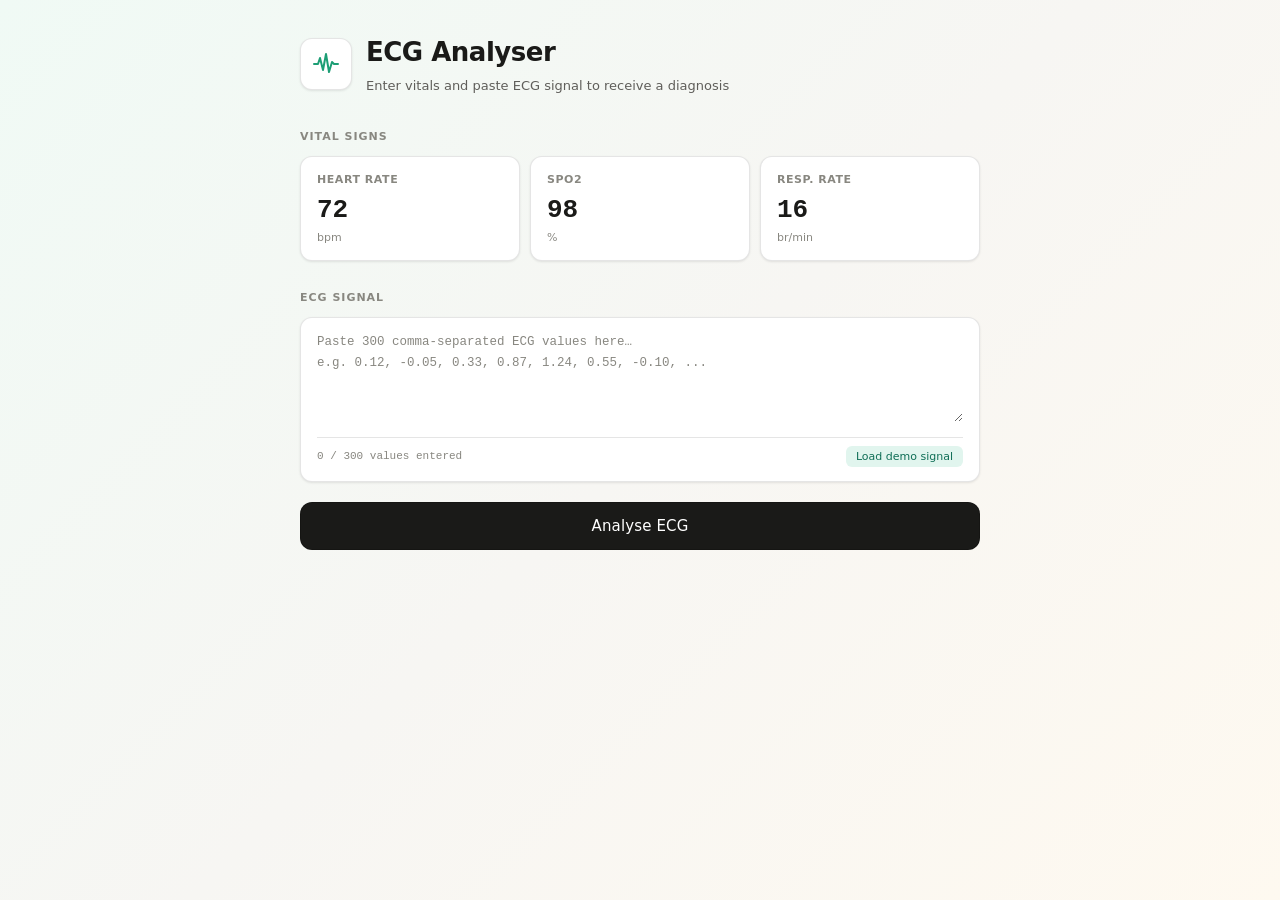
<file: ecg-analyser/ecg-analyser/index.html>
<!DOCTYPE html>
<html lang="en">
<head>
  <meta charset="UTF-8" />
  <meta name="viewport" content="width=device-width, initial-scale=1.0" />
  <title>ECG Analyser</title>
  <link rel="stylesheet" href="css/style.css" />
</head>
<body>

  <div class="page-bg">
    <div class="container">

      <!-- Header -->
      <header class="header">
        <div class="header-icon">
          <svg width="28" height="28" viewBox="0 0 28 28" fill="none">
            <path d="M2 14 L6 14 L8 8 L11 20 L14 4 L17 22 L20 12 L22 14 L26 14"
              stroke="#1D9E75" stroke-width="2" stroke-linecap="round" stroke-linejoin="round" fill="none"/>
          </svg>
        </div>
        <div>
          <h1 class="header-title">ECG Analyser</h1>
          <p class="header-sub">Enter vitals and paste ECG signal to receive a diagnosis</p>
        </div>
      </header>

      <!-- Vitals Section -->
      <section>
        <p class="section-label">Vital Signs</p>
        <div class="vitals-grid">
          <div class="vital-card">
            <label for="hr">Heart Rate</label>
            <input type="number" id="hr" value="72" min="20" max="250" />
            <span class="unit">bpm</span>
          </div>
          <div class="vital-card">
            <label for="spo2">SpO2</label>
            <input type="number" id="spo2" value="98" min="50" max="100" />
            <span class="unit">%</span>
          </div>
          <div class="vital-card">
            <label for="rr">Resp. Rate</label>
            <input type="number" id="rr" value="16" min="4" max="60" />
            <span class="unit">br/min</span>
          </div>
        </div>
      </section>

      <!-- ECG Signal Section -->
      <section>
        <p class="section-label">ECG Signal</p>
        <div class="signal-card">
          <textarea
            id="ecg-signal"
            placeholder="Paste 300 comma-separated ECG values here…&#10;e.g. 0.12, -0.05, 0.33, 0.87, 1.24, 0.55, -0.10, ..."
          ></textarea>
          <div class="signal-footer">
            <span class="signal-meta" id="signal-meta">0 / 300 values entered</span>
            <button class="demo-btn" id="demo-btn">Load demo signal</button>
          </div>
          <p class="error-msg" id="signal-error">Please enter at least 10 numeric ECG values.</p>
        </div>
      </section>

      <!-- Analyse Button -->
      <button class="analyze-btn" id="analyze-btn">
        <span id="btn-text">Analyse ECG</span>
        <span id="btn-loader" class="btn-loader hidden">Analysing…</span>
      </button>

      <!-- Result Card -->
      <div class="result-card hidden" id="result-card">
        <svg class="waveform" id="waveform-svg" viewBox="0 0 600 60" preserveAspectRatio="none"></svg>
        <hr class="divider" />
        <div class="result-header">
          <span class="result-badge" id="result-badge"></span>
          <p class="result-status" id="result-status"></p>
        </div>
        <p class="result-sub" id="result-sub"></p>
        <div class="result-details" id="result-details"></div>
      </div>

    </div>
  </div>

  <script src="js/ecg.js"></script>
</body>
</html>
</file>
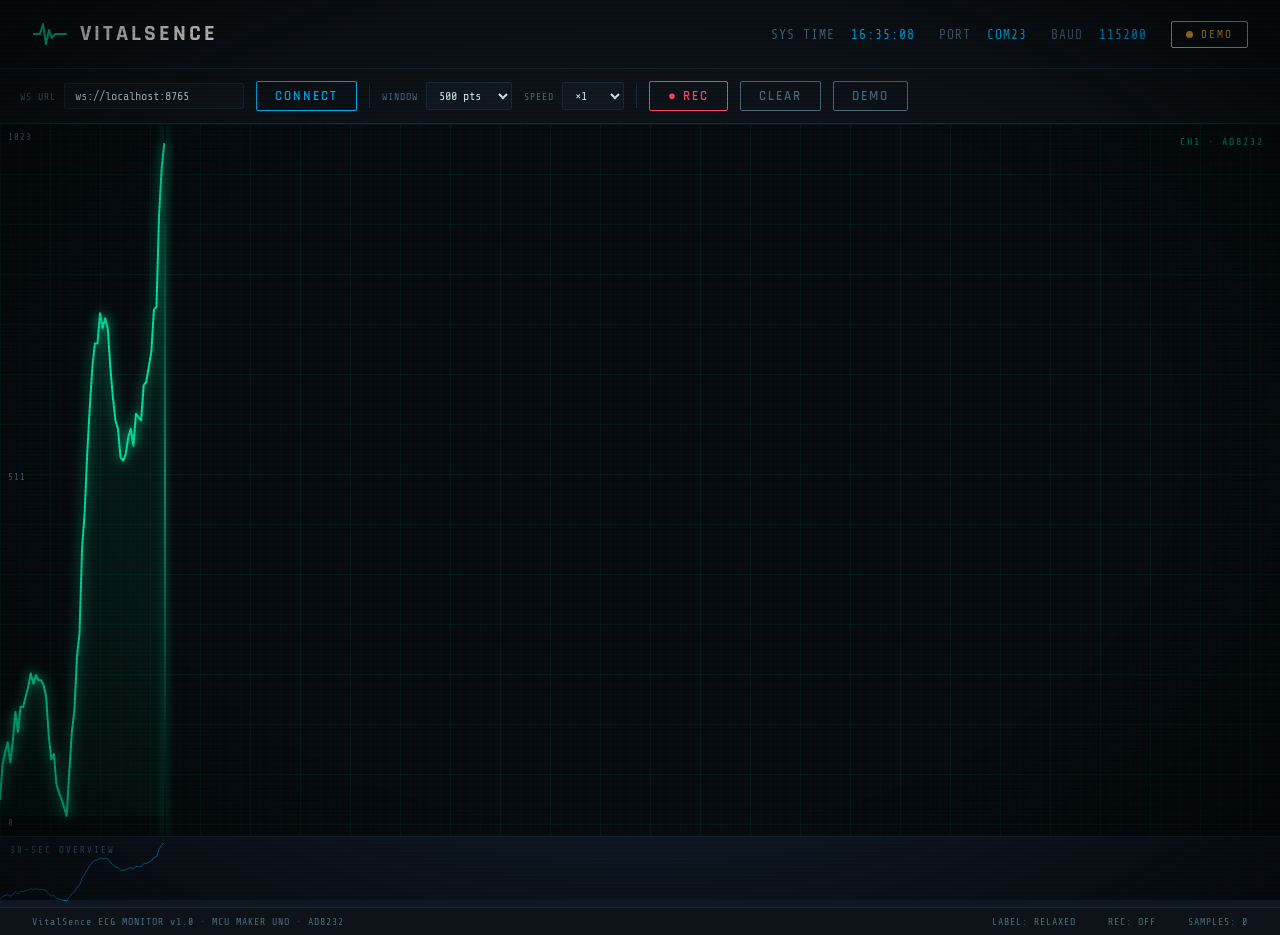
<file: ecg_live_view/ecg_viewer.html>
<!DOCTYPE html>
<html lang="en">
<head>
<meta charset="UTF-8" />
<meta name="viewport" content="width=device-width, initial-scale=1.0"/>
<title>VitalSence — Live ECG Monitor</title>
<link href="https://fonts.googleapis.com/css2?family=Share+Tech+Mono&family=Rajdhani:wght@300;400;500;600;700&display=swap" rel="stylesheet"/>
<style>
  :root {
    --bg: #080c10;
    --bg2: #0d1318;
    --bg3: #111820;
    --panel: #0f1822;
    --border: #1a2a38;
    --accent: #00e5a0;
    --accent2: #00b8ff;
    --accent3: #ff4466;
    --warn: #ffb830;
    --text: #cde8f0;
    --muted: #4a6a7a;
    --dim: #1e3040;
    --mono: 'Share Tech Mono', monospace;
    --head: 'Rajdhani', sans-serif;
  }

  *, *::before, *::after { box-sizing: border-box; margin: 0; padding: 0; }

  body {
    background: var(--bg);
    color: var(--text);
    font-family: var(--head);
    min-height: 100vh;
    overflow-x: hidden;
    position: relative;
  }

  /* Scanline overlay */
  body::before {
    content: '';
    position: fixed;
    inset: 0;
    background: repeating-linear-gradient(
      0deg,
      transparent,
      transparent 2px,
      rgba(0,0,0,0.08) 2px,
      rgba(0,0,0,0.08) 4px
    );
    pointer-events: none;
    z-index: 1000;
  }

  /* Vignette */
  body::after {
    content: '';
    position: fixed;
    inset: 0;
    background: radial-gradient(ellipse at center, transparent 60%, rgba(0,0,0,0.6) 100%);
    pointer-events: none;
    z-index: 999;
  }

  /* ─── HEADER ─── */
  header {
    display: flex;
    align-items: center;
    justify-content: space-between;
    padding: 1rem 2rem;
    border-bottom: 1px solid var(--border);
    background: var(--bg2);
    position: relative;
  }

  .logo {
    display: flex;
    align-items: center;
    gap: 12px;
  }

  .logo-icon {
    width: 36px; height: 36px;
    position: relative;
  }

  .logo-icon svg { width: 100%; height: 100%; }

  .logo-text {
    font-family: var(--head);
    font-size: 22px;
    font-weight: 700;
    letter-spacing: 3px;
    text-transform: uppercase;
    color: #fff;
  }

  .logo-text span { color: var(--accent); }

  .header-right {
    display: flex;
    align-items: center;
    gap: 1.5rem;
  }

  .time-display {
    font-family: var(--mono);
    font-size: 13px;
    color: var(--muted);
    letter-spacing: 1px;
  }

  #clock { color: var(--accent2); }

  /* status pill */
  .status-pill {
    display: flex;
    align-items: center;
    gap: 8px;
    padding: 6px 14px;
    border-radius: 2px;
    border: 1px solid;
    font-family: var(--mono);
    font-size: 11px;
    letter-spacing: 2px;
    text-transform: uppercase;
    transition: all 0.3s;
  }

  .status-pill.demo { border-color: var(--warn); color: var(--warn); }
  .status-pill.connected { border-color: var(--accent); color: var(--accent); }
  .status-pill.disconnected { border-color: var(--accent3); color: var(--accent3); }

  .dot {
    width: 7px; height: 7px;
    border-radius: 50%;
    background: currentColor;
    animation: blink 1.2s infinite;
  }

  @keyframes blink { 0%,100%{opacity:1} 50%{opacity:0.2} }

  /* ─── LAYOUT ─── */
  .container {
    display: grid;
    grid-template-columns: 1fr;
    grid-template-rows: auto auto auto;
    gap: 1px;
    background: var(--border);
    min-height: calc(100vh - 62px);
  }

  .panel {
    background: var(--panel);
    padding: 1.25rem;
  }

  .panel-label {
    font-family: var(--mono);
    font-size: 10px;
    letter-spacing: 3px;
    color: var(--muted);
    text-transform: uppercase;
    margin-bottom: 1rem;
    padding-bottom: 8px;
    border-bottom: 1px solid var(--border);
  }

  /* ─── VITALS SIDEBAR ─── */
  .sidebar-left {
    display: none;
    grid-column: 1;
    grid-row: 1 / 4;
    flex-direction: column;
    gap: 1px;
    background: var(--border);
  }

  .vital-block {
    background: var(--panel);
    padding: 1.25rem;
    flex: 1;
    position: relative;
    overflow: hidden;
  }

  .vital-block::before {
    content: '';
    position: absolute;
    left: 0; top: 0; bottom: 0;
    width: 3px;
    background: var(--accent);
  }

  .vital-block.warn::before { background: var(--warn); }
  .vital-block.danger::before { background: var(--accent3); }
  .vital-block.info::before { background: var(--accent2); }

  .vital-label {
    font-family: var(--mono);
    font-size: 9px;
    letter-spacing: 2px;
    color: var(--muted);
    text-transform: uppercase;
    margin-bottom: 0.5rem;
  }

  .vital-value {
    font-family: var(--mono);
    font-size: 36px;
    font-weight: 400;
    line-height: 1;
    color: var(--accent);
    transition: color 0.3s;
  }

  .vital-block.warn .vital-value { color: var(--warn); }
  .vital-block.danger .vital-value { color: var(--accent3); }
  .vital-block.info .vital-value { color: var(--accent2); }

  .vital-unit {
    font-family: var(--mono);
    font-size: 11px;
    color: var(--muted);
    margin-top: 4px;
    letter-spacing: 1px;
  }

  .mini-bar {
    margin-top: 10px;
    height: 3px;
    background: var(--dim);
    border-radius: 2px;
    overflow: hidden;
  }

  .mini-bar-fill {
    height: 100%;
    background: var(--accent);
    border-radius: 2px;
    transition: width 0.4s ease;
  }

  .vital-block.warn .mini-bar-fill { background: var(--warn); }
  .vital-block.danger .mini-bar-fill { background: var(--accent3); }
  .vital-block.info .mini-bar-fill { background: var(--accent2); }

  /* ─── MAIN ECG ─── */
  .main-area {
    grid-column: 1;
    grid-row: 1 / 4;
    display: flex;
    flex-direction: column;
    background: var(--border);
    gap: 1px;
  }

  .ecg-container {
    background: var(--bg);
    position: relative;
    flex: 1;
    overflow: hidden;
  }

  /* ECG grid lines */
  .ecg-grid {
    position: absolute;
    inset: 0;
    background-image:
      linear-gradient(rgba(0,229,160,0.04) 1px, transparent 1px),
      linear-gradient(90deg, rgba(0,229,160,0.04) 1px, transparent 1px),
      linear-gradient(rgba(0,229,160,0.02) 1px, transparent 1px),
      linear-gradient(90deg, rgba(0,229,160,0.02) 1px, transparent 1px);
    background-size: 50px 50px, 50px 50px, 10px 10px, 10px 10px;
    pointer-events: none;
  }

  #ecgCanvas {
    position: absolute;
    inset: 0;
    width: 100%;
    height: 100%;
  }

  /* Sweep line glow */
  #sweepLine {
    position: absolute;
    top: 0; bottom: 0;
    width: 2px;
    background: linear-gradient(to bottom, transparent, var(--accent), transparent);
    opacity: 0.6;
    pointer-events: none;
    box-shadow: 0 0 8px var(--accent);
  }

  .ecg-label-y {
    position: absolute;
    left: 8px;
    font-family: var(--mono);
    font-size: 9px;
    color: var(--muted);
    letter-spacing: 1px;
    pointer-events: none;
  }

  .channel-tag {
    position: absolute;
    top: 12px;
    right: 16px;
    font-family: var(--mono);
    font-size: 10px;
    color: var(--accent);
    letter-spacing: 2px;
    opacity: 0.7;
    pointer-events: none;
  }

  /* mini sparkline strip */
  .sparkline-panel {
    background: var(--panel);
    height: 70px;
    position: relative;
    overflow: hidden;
  }

  #sparkCanvas {
    position: absolute;
    inset: 0;
    width: 100%; height: 100%;
  }

  .spark-label {
    position: absolute;
    left: 10px; top: 8px;
    font-family: var(--mono);
    font-size: 9px;
    color: var(--muted);
    letter-spacing: 2px;
    text-transform: uppercase;
  }

  /* toolbar */
  .toolbar {
    background: var(--bg2);
    padding: 0.75rem 1.25rem;
    display: flex;
    align-items: center;
    gap: 12px;
    flex-wrap: wrap;
  }

  .toolbar-group {
    display: flex;
    align-items: center;
    gap: 8px;
  }

  .tb-label {
    font-family: var(--mono);
    font-size: 10px;
    color: var(--muted);
    letter-spacing: 1px;
    text-transform: uppercase;
    white-space: nowrap;
  }

  .tb-input {
    background: var(--bg3);
    border: 1px solid var(--border);
    color: var(--text);
    font-family: var(--mono);
    font-size: 12px;
    padding: 5px 10px;
    border-radius: 2px;
    outline: none;
    transition: border-color 0.2s;
  }

  .tb-input:focus { border-color: var(--accent2); }

  .tb-select {
    background: var(--bg3);
    border: 1px solid var(--border);
    color: var(--text);
    font-family: var(--mono);
    font-size: 12px;
    padding: 5px 8px;
    border-radius: 2px;
    outline: none;
    cursor: pointer;
  }

  .btn {
    font-family: var(--head);
    font-size: 13px;
    font-weight: 600;
    letter-spacing: 2px;
    text-transform: uppercase;
    padding: 6px 18px;
    border: 1px solid;
    background: transparent;
    cursor: pointer;
    border-radius: 2px;
    transition: all 0.2s;
  }

  .btn-connect { border-color: var(--accent2); color: var(--accent2); }
  .btn-connect:hover { background: rgba(0,184,255,0.1); }
  .btn-connect.active { background: rgba(0,184,255,0.15); border-color: var(--accent2); }

  .btn-record { border-color: var(--accent3); color: var(--accent3); }
  .btn-record:hover { background: rgba(255,68,102,0.1); }
  .btn-record.recording { background: rgba(255,68,102,0.15); animation: rec-pulse 1s infinite; }

  @keyframes rec-pulse { 0%,100%{box-shadow:0 0 0 0 rgba(255,68,102,0.4)} 50%{box-shadow:0 0 0 6px rgba(255,68,102,0)} }

  .btn-clear { border-color: var(--muted); color: var(--muted); }
  .btn-clear:hover { border-color: var(--text); color: var(--text); }

  .divider { width: 1px; height: 24px; background: var(--border); }

  /* ─── RIGHT SIDEBAR ─── */
  .sidebar-right {
    display: none;
    grid-column: 3;
    grid-row: 1 / 4;
    flex-direction: column;
    background: var(--border);
    gap: 1px;
  }

  /* Log panel */
  .log-panel {
    background: var(--panel);
    flex: 1;
    display: flex;
    flex-direction: column;
    overflow: hidden;
  }

  .log-panel .panel-label { margin: 1.25rem 1.25rem 0; padding-bottom: 8px; border-bottom: 1px solid var(--border); margin-bottom: 0; }

  .log-entries {
    flex: 1;
    overflow-y: auto;
    padding: 0.75rem 1.25rem;
    display: flex;
    flex-direction: column;
    gap: 4px;
  }

  .log-entries::-webkit-scrollbar { width: 4px; }
  .log-entries::-webkit-scrollbar-track { background: var(--bg); }
  .log-entries::-webkit-scrollbar-thumb { background: var(--dim); border-radius: 2px; }

  .log-entry {
    font-family: var(--mono);
    font-size: 10px;
    letter-spacing: 0.5px;
    color: var(--muted);
    display: flex;
    gap: 8px;
    align-items: flex-start;
    line-height: 1.5;
    animation: fadeIn 0.3s ease;
  }

  @keyframes fadeIn { from { opacity: 0; transform: translateY(4px); } to { opacity: 1; transform: none; } }

  .log-time { color: var(--dim); flex-shrink: 0; }
  .log-entry.ok .log-msg { color: var(--accent); }
  .log-entry.warn .log-msg { color: var(--warn); }
  .log-entry.err .log-msg { color: var(--accent3); }
  .log-entry.info .log-msg { color: var(--accent2); }

  /* FFT mini panel */
  .fft-panel {
    background: var(--panel);
    padding: 1rem;
    height: 140px;
    position: relative;
    overflow: hidden;
  }

  #fftCanvas {
    position: absolute;
    inset: 1rem;
    width: calc(100% - 2rem);
    height: calc(100% - 2rem);
  }

  /* Label strip panel */
  .label-panel {
    background: var(--panel);
    padding: 1.25rem;
  }

  .label-btns {
    display: flex;
    flex-direction: column;
    gap: 8px;
    margin-top: 10px;
  }

  .label-btn {
    font-family: var(--mono);
    font-size: 11px;
    letter-spacing: 2px;
    text-transform: uppercase;
    padding: 8px 12px;
    border: 1px solid var(--border);
    background: var(--bg3);
    color: var(--muted);
    cursor: pointer;
    border-radius: 2px;
    text-align: left;
    transition: all 0.2s;
    display: flex;
    align-items: center;
    gap: 8px;
  }

  .label-btn:hover { border-color: var(--accent2); color: var(--text); }
  .label-btn.active { border-color: var(--accent); color: var(--accent); background: rgba(0,229,160,0.05); }
  .label-btn.stress.active { border-color: var(--accent3); color: var(--accent3); background: rgba(255,68,102,0.05); }
  .label-btn.relaxed.active { border-color: var(--accent); color: var(--accent); background: rgba(0,229,160,0.05); }
  .label-btn.normal.active { border-color: var(--accent2); color: var(--accent2); background: rgba(0,184,255,0.05); }

  .label-dot { width: 8px; height: 8px; border-radius: 50%; background: currentColor; }

  /* Bridge instructions */
  .bridge-panel {
    background: var(--panel);
    padding: 1.25rem;
  }

  .code-block {
    background: var(--bg);
    border: 1px solid var(--border);
    border-radius: 2px;
    padding: 10px;
    font-family: var(--mono);
    font-size: 10px;
    color: var(--accent2);
    letter-spacing: 0.5px;
    line-height: 1.7;
    margin-top: 10px;
    white-space: pre;
    overflow-x: auto;
  }

  /* Footer */
  footer {
    grid-column: 1 / 2;
    background: var(--bg2);
    border-top: 1px solid var(--border);
    padding: 0.5rem 2rem;
    display: flex;
    align-items: center;
    justify-content: space-between;
    font-family: var(--mono);
    font-size: 10px;
    color: var(--muted);
    letter-spacing: 1px;
  }

  .footer-right { display: flex; gap: 2rem; }

  /* Pulse animation on the ECG value */
  @keyframes pulse-green {
    0% { text-shadow: 0 0 0 transparent; }
    50% { text-shadow: 0 0 12px var(--accent); }
    100% { text-shadow: 0 0 0 transparent; }
  }

  .pulse { animation: pulse-green 0.2s ease; }

  /* Alert overlay */
  .alert-banner {
    display: none;
    position: fixed;
    bottom: 60px;
    left: 50%;
    transform: translateX(-50%);
    background: var(--bg2);
    border: 1px solid var(--accent3);
    color: var(--accent3);
    font-family: var(--mono);
    font-size: 12px;
    letter-spacing: 2px;
    padding: 10px 24px;
    border-radius: 2px;
    z-index: 900;
    animation: slideUp 0.3s ease;
    text-transform: uppercase;
  }

  @keyframes slideUp { from { opacity: 0; transform: translateX(-50%) translateY(10px); } to { opacity: 1; transform: translateX(-50%) translateY(0); } }
</style>
</head>
<body>

<!-- ─── HEADER ─── -->
<header>
  <div class="logo">
    <div class="logo-icon">
      <svg viewBox="0 0 36 36" fill="none">
        <rect width="36" height="36" rx="3" fill="#0d1318"/>
        <polyline points="2,18 8,18 11,8 14,28 17,14 20,22 23,18 34,18"
          stroke="#00e5a0" stroke-width="2" stroke-linecap="round" stroke-linejoin="round"/>
      </svg>
    </div>
    <div class="logo-text">VitalSence</div>
  </div>
  <div class="header-right">
    <div class="time-display">SYS TIME &nbsp;<span id="clock">--:--:--</span></div>
    <div class="time-display">PORT &nbsp;<span style="color:var(--accent2)">COM23</span></div>
    <div class="time-display">BAUD &nbsp;<span style="color:var(--accent2)">115200</span></div>
    <div class="status-pill demo" id="statusPill">
      <div class="dot"></div>
      <span id="statusText">DEMO</span>
    </div>
  </div>
</header>

<!-- ─── MAIN GRID ─── -->
<div class="container">

  <!-- LEFT SIDEBAR -->
  <div class="sidebar-left">
    <div class="vital-block">
      <div class="vital-label">// ECG VALUE</div>
      <div class="vital-value" id="vCurrent">—</div>
      <div class="vital-unit">RAW ADC (0–1023)</div>
      <div class="mini-bar"><div class="mini-bar-fill" id="barCurrent" style="width:50%"></div></div>
    </div>
    <div class="vital-block warn">
      <div class="vital-label">// PEAK</div>
      <div class="vital-value" id="vPeak">—</div>
      <div class="vital-unit">SESSION HIGH</div>
      <div class="mini-bar"><div class="mini-bar-fill" id="barPeak" style="width:80%"></div></div>
    </div>
    <div class="vital-block danger">
      <div class="vital-label">// MINIMUM</div>
      <div class="vital-value" id="vMin">—</div>
      <div class="vital-unit">SESSION LOW</div>
      <div class="mini-bar"><div class="mini-bar-fill" id="barMin" style="width:20%"></div></div>
    </div>
    <div class="vital-block info">
      <div class="vital-label">// SAMPLE RATE</div>
      <div class="vital-value" id="vSps">—</div>
      <div class="vital-unit">SAMPLES / SEC</div>
      <div class="mini-bar"><div class="mini-bar-fill" id="barSps" style="width:0%"></div></div>
    </div>
    <div class="vital-block info" style="--accent:var(--accent2)">
      <div class="vital-label">// TOTAL SAMPLES</div>
      <div class="vital-value" id="vTotal" style="color:var(--accent2);font-size:28px">0</div>
      <div class="vital-unit">POINTS CAPTURED</div>
    </div>
  </div>

  <!-- MAIN ECG AREA -->
  <div class="main-area">

    <!-- TOOLBAR -->
    <div class="toolbar">
      <div class="toolbar-group">
        <span class="tb-label">WS URL</span>
        <input class="tb-input" id="wsUrl" type="text" value="ws://localhost:8765" style="width:180px"/>
      </div>
      <button class="btn btn-connect" id="connectBtn" onclick="toggleConnect()">Connect</button>
      <div class="divider"></div>
      <div class="toolbar-group">
        <span class="tb-label">Window</span>
        <select class="tb-select" id="windowSel" onchange="updateWindow()">
          <option value="200">200 pts</option>
          <option value="500" selected>500 pts</option>
          <option value="1000">1000 pts</option>
          <option value="2000">2000 pts</option>
        </select>
      </div>
      <div class="toolbar-group">
        <span class="tb-label">Speed</span>
        <select class="tb-select" id="speedSel">
          <option value="1">×1</option>
          <option value="2">×2</option>
          <option value="0.5">×0.5</option>
        </select>
      </div>
      <div class="divider"></div>
      <button class="btn btn-record" id="recordBtn" onclick="toggleRecord()">● Rec</button>
      <button class="btn btn-clear" onclick="clearAll()">Clear</button>
      <button class="btn btn-clear" onclick="toggleDemo()">Demo</button>
    </div>

    <!-- MAIN CANVAS -->
    <div class="ecg-container" style="flex:1">
      <div class="ecg-grid"></div>
      <canvas id="ecgCanvas"></canvas>
      <div id="sweepLine"></div>
      <div class="ecg-label-y" style="top:8px">1023</div>
      <div class="ecg-label-y" style="top:calc(50% - 8px)">511</div>
      <div class="ecg-label-y" style="bottom:8px">0</div>
      <div class="channel-tag">CH1 · AD8232</div>
    </div>

    <!-- SPARKLINE -->
    <div class="sparkline-panel">
      <div class="spark-label">30-SEC OVERVIEW</div>
      <canvas id="sparkCanvas"></canvas>
    </div>

  </div>

  <!-- RIGHT SIDEBAR -->
  <div class="sidebar-right">

    <!-- LABEL PANEL -->
    <div class="label-panel">
      <div class="panel-label">// Session Label</div>
      <div class="label-btns">
        <button class="label-btn stress" id="lbl-stress" onclick="setLabel('stress')">
          <div class="label-dot"></div> Stress
        </button>
        <button class="label-btn relaxed active" id="lbl-relaxed" onclick="setLabel('relaxed')">
          <div class="label-dot"></div> Relaxed
        </button>
        <button class="label-btn normal" id="lbl-normal" onclick="setLabel('normal')">
          <div class="label-dot"></div> Normal
        </button>
      </div>
    </div>

    <!-- FFT PANEL -->
    <div class="fft-panel">
      <div class="panel-label" style="margin:0 0 8px">// Frequency Spectrum</div>
      <canvas id="fftCanvas"></canvas>
    </div>

    <!-- LOG PANEL -->
    <div class="log-panel">
      <div class="panel-label">// Event Log</div>
      <div class="log-entries" id="logEntries"></div>
    </div>

    <!-- BRIDGE INSTRUCTIONS -->
    <div class="bridge-panel">
      <div class="panel-label">// Bridge Setup</div>
      <div class="code-block">pip install websockets pyserial

# ecg_bridge.py
import serial, asyncio, websockets
PORT = "COM23"; BAUD = 115200

async def stream(ws):
  ser = serial.Serial(PORT, BAUD)
  while True:
    l = ser.readline().decode()
    if "Raw_ECG:" in l:
      v = l.split(',')[0].split(':')[1]
      await ws.send(v.strip())

async def main():
  async with websockets.serve(
    stream, "localhost", 8765):
    await asyncio.Future()

asyncio.run(main())</div>
    </div>

  </div>

</div>

<!-- FOOTER -->
<footer>
  <span>VitalSence ECG MONITOR v1.0 · MCU MAKER UNO · AD8232</span>
  <div class="footer-right">
    <span id="footLabel">LABEL: RELAXED</span>
    <span id="footRecording">REC: OFF</span>
    <span id="footSamples">SAMPLES: 0</span>
  </div>
</footer>

<div class="alert-banner" id="alertBanner"></div>

<script>
// ─── STATE ───────────────────────────────────────────────────────
let buf = [], MAX = 500;
let peak = -Infinity, minVal = Infinity;
let totalSamples = 0, spsCount = 0, sps = 0;
let lastSecond = Date.now();
let ws = null, connected = false;
let demoMode = true, demoTimer = null;
let recording = false, recordedData = [];
let currentLabel = 'relaxed';
let sweepPos = 0;
let animFrame;

// ─── CANVAS SETUP ────────────────────────────────────────────────
const ecgCanvas = document.getElementById('ecgCanvas');
const ctx = ecgCanvas.getContext('2d');
const sparkCanvas = document.getElementById('sparkCanvas');
const sCtx = sparkCanvas.getContext('2d');
const fftCanvas = document.getElementById('fftCanvas');
const fCtx = fftCanvas.getContext('2d');

function resizeCanvases() {
  const ecgEl = ecgCanvas.parentElement;
  ecgCanvas.width = ecgEl.offsetWidth;
  ecgCanvas.height = ecgEl.offsetHeight;
  sparkCanvas.width = sparkCanvas.parentElement.offsetWidth;
  sparkCanvas.height = sparkCanvas.parentElement.offsetHeight;
  fftCanvas.width = fftCanvas.parentElement.offsetWidth - 32;
  fftCanvas.height = fftCanvas.parentElement.offsetHeight - 40;
}

window.addEventListener('resize', resizeCanvases);
setTimeout(resizeCanvases, 100);

// ─── CLOCK ───────────────────────────────────────────────────────
function updateClock() {
  document.getElementById('clock').textContent = new Date().toTimeString().slice(0,8);
}
setInterval(updateClock, 1000);
updateClock();

// ─── LOG ─────────────────────────────────────────────────────────
function log(msg, type='info') {
  // Sidebar log hidden - console output only
  console.log(`[${type.toUpperCase()}] ${msg}`);
  // const entries = document.getElementById('logEntries');
  // const t = new Date().toTimeString().slice(0,8);
  // const div = document.createElement('div');
  // div.className = 'log-entry ' + type;
  // div.innerHTML = `<span class="log-time">${t}</span><span class="log-msg">${msg}</span>`;
  // entries.appendChild(div);
  // entries.scrollTop = entries.scrollHeight;
  // if (entries.children.length > 60) entries.removeChild(entries.firstChild);
}

// ─── DATA POINT ──────────────────────────────────────────────────
function addPoint(v) {
  v = Math.max(0, Math.min(1023, parseInt(v)));
  if (isNaN(v)) return;

  buf.push(v);
  if (buf.length > MAX) buf.shift();
  totalSamples++;
  spsCount++;

  if (v > peak) { peak = v; }
  if (v < minVal) { minVal = v; }

  if (recording) recordedData.push({ t: Date.now(), v, label: currentLabel });

  const now = Date.now();
  if (now - lastSecond >= 1000) {
    sps = spsCount; spsCount = 0; lastSecond = now;
    // Sidebar hidden - vitals display disabled
    // document.getElementById('vSps').textContent = sps;
    // document.getElementById('barSps').style.width = Math.min(100, sps / 2) + '%';
  }

  // Sidebar hidden - vitals display disabled
  // document.getElementById('vCurrent').textContent = v;
  // document.getElementById('barCurrent').style.width = (v / 1023 * 100) + '%';
  // document.getElementById('vPeak').textContent = peak === -Infinity ? '—' : peak;
  // document.getElementById('barPeak').style.width = peak === -Infinity ? '0%' : (peak / 1023 * 100) + '%';
  // document.getElementById('vMin').textContent = minVal === Infinity ? '—' : minVal;
  // document.getElementById('barMin').style.width = minVal === Infinity ? '0%' : (minVal / 1023 * 100) + '%';
  // document.getElementById('vTotal').textContent = totalSamples.toLocaleString();
  // document.getElementById('footSamples').textContent = 'SAMPLES: ' + totalSamples.toLocaleString();
}

// ─── DRAW ECG ────────────────────────────────────────────────────
function drawECG() {
  const W = ecgCanvas.width, H = ecgCanvas.height;
  ctx.clearRect(0, 0, W, H);
  if (buf.length < 2) { requestAnimationFrame(drawECG); return; }

  // Fade trailing fill
  ctx.fillStyle = 'rgba(8,12,16,0.0)';
  ctx.fillRect(0, 0, W, H);

  const pad = 20;
  const mn = Math.min(...buf), mx = Math.max(...buf);
  const range = mx - mn || 1;

  // Glow line
  ctx.shadowBlur = 12;
  ctx.shadowColor = '#00e5a0';
  ctx.beginPath();
  ctx.strokeStyle = '#00e5a0';
  ctx.lineWidth = 2;
  ctx.lineJoin = 'round';
  ctx.lineCap = 'round';

  buf.forEach((v, i) => {
    const x = (i / (MAX - 1)) * W;
    const y = pad + (1 - (v - mn) / range) * (H - pad * 2);
    i === 0 ? ctx.moveTo(x, y) : ctx.lineTo(x, y);
  });
  ctx.stroke();
  ctx.shadowBlur = 0;

  // Fill area
  ctx.beginPath();
  ctx.strokeStyle = 'transparent';
  buf.forEach((v, i) => {
    const x = (i / (MAX - 1)) * W;
    const y = pad + (1 - (v - mn) / range) * (H - pad * 2);
    i === 0 ? ctx.moveTo(x, y) : ctx.lineTo(x, y);
  });
  const lastX = ((buf.length - 1) / (MAX - 1)) * W;
  ctx.lineTo(lastX, H - pad);
  ctx.lineTo(0, H - pad);
  ctx.closePath();
  ctx.fillStyle = 'rgba(0,229,160,0.05)';
  ctx.fill();

  // Zero line
  ctx.beginPath();
  ctx.strokeStyle = 'rgba(0,229,160,0.1)';
  ctx.lineWidth = 1;
  const zy = pad + (1 - (0 - mn) / range) * (H - pad * 2);
  ctx.moveTo(0, zy); ctx.lineTo(W, zy);
  ctx.stroke();

  // Sweep line position
  const sx = ((buf.length - 1) / (MAX - 1)) * W;
  document.getElementById('sweepLine').style.left = sx + 'px';

  // Draw spark
  drawSpark();
  drawFFT();

  animFrame = requestAnimationFrame(drawECG);
}

// ─── SPARKLINE ───────────────────────────────────────────────────
function drawSpark() {
  const W = sparkCanvas.width, H = sparkCanvas.height;
  sCtx.clearRect(0, 0, W, H);
  if (buf.length < 2) return;

  const mn = Math.min(...buf), mx = Math.max(...buf);
  const range = mx - mn || 1;
  const pad = 6;

  sCtx.beginPath();
  sCtx.strokeStyle = 'rgba(0,184,255,0.7)';
  sCtx.lineWidth = 1;
  buf.forEach((v, i) => {
    const x = (i / (MAX - 1)) * W;
    const y = pad + (1 - (v - mn) / range) * (H - pad * 2);
    i === 0 ? sCtx.moveTo(x, y) : sCtx.lineTo(x, y);
  });
  sCtx.stroke();
}

// ─── SIMPLE FFT BAR CHART ────────────────────────────────────────
function drawFFT() {
  const W = fftCanvas.width, H = fftCanvas.height;
  if (W <= 0 || H <= 0) return;
  fCtx.clearRect(0, 0, W, H);
  if (buf.length < 64) return;

  const N = 64;
  const slice = buf.slice(-N);
  const bars = 16;
  const barW = W / bars - 2;

  for (let b = 0; b < bars; b++) {
    let sum = 0;
    const start = Math.floor(b * N / bars);
    const end = Math.floor((b + 1) * N / bars);
    for (let i = start; i < end; i++) {
      const dx = slice[i] - (slice[i - 1] || slice[i]);
      sum += dx * dx;
    }
    const amp = Math.sqrt(sum / (end - start)) / 50;
    const h = Math.min(H, amp * H * 2);
    const x = b * (W / bars) + 1;
    const hue = 160 + b * 8;
    fCtx.fillStyle = `hsl(${hue}, 80%, 55%)`;
    fCtx.fillRect(x, H - h, barW, h);
  }
}

// ─── DEMO ────────────────────────────────────────────────────────
function demoTick() {
  const t = Date.now() / 1000;
  const speed = parseFloat(document.getElementById('speedSel').value) || 1;
  const v = Math.round(
    512 +
    200 * Math.sin(t * 1.5 * speed) +
    80  * Math.sin(t * 9 * speed) +
    30  * Math.sin(t * 15 * speed) +
    (Math.random() - 0.5) * 20
  );
  addPoint(v);
  demoTimer = setTimeout(demoTick, 16);
}

function toggleDemo() {
  demoMode = !demoMode;
  if (demoMode) {
    demoTick();
    setStatus('demo');
    log('Demo mode enabled', 'warn');
  } else {
    clearTimeout(demoTimer);
    log('Demo mode disabled', 'info');
  }
}

// ─── WEBSOCKET ───────────────────────────────────────────────────
function toggleConnect() {
  if (connected) {
    ws && ws.close();
    return;
  }
  const url = document.getElementById('wsUrl').value.trim();
  try {
    ws = new WebSocket(url);
    ws.onopen = () => {
      connected = true;
      demoMode = false;
      clearTimeout(demoTimer);
      setStatus('connected');
      document.getElementById('connectBtn').textContent = 'Disconnect';
      document.getElementById('connectBtn').classList.add('active');
      log('Connected → ' + url, 'ok');
    };
    ws.onmessage = e => addPoint(e.data.trim());
    ws.onerror = () => log('Connection error. Is bridge running?', 'err');
    ws.onclose = () => {
      connected = false;
      setStatus('disconnected');
      document.getElementById('connectBtn').textContent = 'Connect';
      document.getElementById('connectBtn').classList.remove('active');
      log('Disconnected from bridge', 'warn');
    };
  } catch(e) { log('Invalid WebSocket URL', 'err'); }
}

// ─── STATUS ──────────────────────────────────────────────────────
function setStatus(s) {
  const pill = document.getElementById('statusPill');
  const txt = document.getElementById('statusText');
  pill.className = 'status-pill ' + s;
  txt.textContent = s.toUpperCase();
}

// ─── RECORD ──────────────────────────────────────────────────────
function toggleRecord() {
  recording = !recording;
  const btn = document.getElementById('recordBtn');
  if (recording) {
    recordedData = [];
    btn.classList.add('recording');
    btn.textContent = '■ Stop';
    log('Recording started [' + currentLabel.toUpperCase() + ']', 'ok');
    document.getElementById('footRecording').textContent = 'REC: ON ●';
  } else {
    btn.classList.remove('recording');
    btn.textContent = '● Rec';
    log('Recording stopped. ' + recordedData.length + ' pts saved.', 'warn');
    document.getElementById('footRecording').textContent = 'REC: OFF';
    if (recordedData.length > 0) exportCSV();
  }
}

function exportCSV() {
  const rows = ['timestamp,raw_ecg,label', ...recordedData.map(d => `${d.t},${d.v},${d.label}`)];
  const blob = new Blob([rows.join('\n')], { type: 'text/csv' });
  const a = document.createElement('a');
  a.href = URL.createObjectURL(blob);
  a.download = `ecg_${currentLabel}_${Date.now()}.csv`;
  a.click();
  log('CSV exported: ecg_' + currentLabel + '_' + Date.now() + '.csv', 'ok');
}

// ─── LABEL ───────────────────────────────────────────────────────
function setLabel(label) {
  currentLabel = label;
  // Sidebar hidden - label buttons removed
  // document.getElementById('footLabel').textContent = 'LABEL: ' + label.toUpperCase();
  // log('Label set → ' + label.toUpperCase(), 'info');
}

// ─── CONTROLS ────────────────────────────────────────────────────
function updateWindow() {
  MAX = parseInt(document.getElementById('windowSel').value);
  while (buf.length > MAX) buf.shift();
}

function clearAll() {
  buf = []; peak = -Infinity; minVal = Infinity; totalSamples = 0;
  // Sidebar hidden - vitals display disabled
  // document.getElementById('vCurrent').textContent = '—';
  // document.getElementById('vPeak').textContent = '—';
  // document.getElementById('vMin').textContent = '—';
  // document.getElementById('vTotal').textContent = '0';
  log('Display cleared', 'warn');
}

// ─── ALERT ───────────────────────────────────────────────────────
function showAlert(msg) {
  const b = document.getElementById('alertBanner');
  b.textContent = msg;
  b.style.display = 'block';
  setTimeout(() => { b.style.display = 'none'; }, 3000);
}

// ─── BOOT ────────────────────────────────────────────────────────
log('VitalSence ECG Monitor v1.0 ready', 'ok');
log('WebSocket bridge: ws://localhost:8765', 'info');
log('Running in DEMO mode', 'warn');
log('Click Connect after starting bridge', 'info');

demoTick();
drawECG();
</script>
</body>
</html>
</file>
<file: ecg-analyser/ecg-analyser/css/style.css>
/* =============================================
   ECG Analyser — style.css
   ============================================= */

*, *::before, *::after {
  box-sizing: border-box;
  margin: 0;
  padding: 0;
}

:root {
  --green:        #1D9E75;
  --green-light:  #E1F5EE;
  --green-dark:   #0F6E56;
  --amber:        #EF9F27;
  --amber-light:  #FAEEDA;
  --amber-dark:   #854F0B;
  --red:          #E24B4A;
  --red-light:    #FCEBEB;
  --red-dark:     #A32D2D;
  --gray-50:      #F7F6F3;
  --gray-100:     #EDEBE5;
  --gray-200:     #D3D1C7;
  --gray-400:     #888780;
  --gray-600:     #5F5E5A;
  --gray-800:     #2C2C2A;
  --text-primary: #1a1a18;
  --text-muted:   #5F5E5A;
  --text-hint:    #888780;
  --border:       rgba(0,0,0,0.10);
  --border-hover: rgba(0,0,0,0.20);
  --radius-sm:    8px;
  --radius-md:    12px;
  --radius-lg:    16px;
  --font-sans:    'Segoe UI', system-ui, -apple-system, sans-serif;
  --font-mono:    'Cascadia Code', 'Fira Code', 'Courier New', monospace;
  --shadow-sm:    0 1px 3px rgba(0,0,0,0.06), 0 1px 2px rgba(0,0,0,0.04);
  --shadow-md:    0 4px 12px rgba(0,0,0,0.08), 0 2px 4px rgba(0,0,0,0.04);
}

body {
  font-family: var(--font-sans);
  background: var(--gray-50);
  color: var(--text-primary);
  min-height: 100vh;
  line-height: 1.6;
}

/* ---- Page background with subtle ECG pattern ---- */
.page-bg {
  min-height: 100vh;
  background:
    linear-gradient(135deg, #f0faf5 0%, #f7f6f3 50%, #fef9f0 100%);
  padding: 2rem 1rem;
}

/* ---- Container ---- */
.container {
  max-width: 680px;
  margin: 0 auto;
}

/* ---- Header ---- */
.header {
  display: flex;
  align-items: center;
  gap: 14px;
  margin-bottom: 2rem;
}

.header-icon {
  width: 52px;
  height: 52px;
  background: white;
  border: 0.5px solid var(--border);
  border-radius: var(--radius-md);
  display: flex;
  align-items: center;
  justify-content: center;
  box-shadow: var(--shadow-sm);
  flex-shrink: 0;
}

.header-title {
  font-size: 26px;
  font-weight: 600;
  letter-spacing: -0.5px;
  color: var(--text-primary);
}

.header-sub {
  font-size: 13px;
  color: var(--text-muted);
  margin-top: 2px;
}

/* ---- Section labels ---- */
.section-label {
  font-size: 11px;
  font-weight: 600;
  letter-spacing: 0.09em;
  text-transform: uppercase;
  color: var(--text-hint);
  margin-bottom: 10px;
}

/* ---- Vitals grid ---- */
.vitals-grid {
  display: grid;
  grid-template-columns: repeat(3, 1fr);
  gap: 10px;
  margin-bottom: 1.75rem;
}

.vital-card {
  background: white;
  border: 0.5px solid var(--border);
  border-radius: var(--radius-md);
  padding: 14px 16px;
  box-shadow: var(--shadow-sm);
  transition: border-color 0.15s;
}

.vital-card:focus-within {
  border-color: var(--green);
}

.vital-card label {
  display: block;
  font-size: 11px;
  font-weight: 600;
  letter-spacing: 0.05em;
  text-transform: uppercase;
  color: var(--text-hint);
  margin-bottom: 6px;
}

.vital-card input {
  width: 100%;
  border: none;
  outline: none;
  background: transparent;
  font-size: 26px;
  font-weight: 600;
  font-family: var(--font-mono);
  color: var(--text-primary);
  line-height: 1;
}

.vital-card input::-webkit-inner-spin-button,
.vital-card input::-webkit-outer-spin-button {
  -webkit-appearance: none;
}

.unit {
  font-size: 11px;
  color: var(--text-hint);
  display: block;
  margin-top: 4px;
}

/* ---- Signal card ---- */
.signal-card {
  background: white;
  border: 0.5px solid var(--border);
  border-radius: var(--radius-md);
  padding: 14px 16px;
  box-shadow: var(--shadow-sm);
  margin-bottom: 1.25rem;
  transition: border-color 0.15s;
}

.signal-card:focus-within {
  border-color: var(--green);
}

.signal-card textarea {
  width: 100%;
  border: none;
  outline: none;
  background: transparent;
  font-size: 12.5px;
  font-family: var(--font-mono);
  color: var(--text-primary);
  resize: vertical;
  min-height: 90px;
  line-height: 1.7;
}

.signal-card textarea::placeholder {
  color: var(--text-hint);
}

.signal-footer {
  display: flex;
  justify-content: space-between;
  align-items: center;
  margin-top: 8px;
  border-top: 0.5px solid var(--border);
  padding-top: 8px;
}

.signal-meta {
  font-size: 11px;
  color: var(--text-hint);
  font-family: var(--font-mono);
}

.demo-btn {
  font-size: 11px;
  color: var(--green-dark);
  background: var(--green-light);
  border: none;
  border-radius: 6px;
  padding: 4px 10px;
  cursor: pointer;
  font-family: var(--font-sans);
  font-weight: 500;
  transition: opacity 0.15s;
}

.demo-btn:hover { opacity: 0.8; }

.error-msg {
  font-size: 12px;
  color: var(--red);
  margin-top: 8px;
  display: none;
}

.error-msg.show {
  display: block;
}

/* ---- Analyse button ---- */
.analyze-btn {
  width: 100%;
  padding: 14px;
  border: 0.5px solid var(--border-hover);
  border-radius: var(--radius-md);
  background: var(--text-primary);
  color: white;
  font-size: 15px;
  font-family: var(--font-sans);
  font-weight: 500;
  cursor: pointer;
  margin-bottom: 1.75rem;
  transition: opacity 0.15s, transform 0.1s;
  letter-spacing: 0.01em;
}

.analyze-btn:hover { opacity: 0.88; }
.analyze-btn:active { transform: scale(0.99); }

/* ---- Loader ---- */
.btn-loader {
  display: inline-block;
}

.hidden { display: none !important; }

/* ---- Result card ---- */
.result-card {
  border-radius: var(--radius-lg);
  border: 0.5px solid var(--border);
  padding: 20px 22px;
  background: white;
  box-shadow: var(--shadow-md);
  animation: slideUp 0.3s ease;
}

@keyframes slideUp {
  from { opacity: 0; transform: translateY(12px); }
  to   { opacity: 1; transform: translateY(0); }
}

/* level variants */
.result-card.level-normal { border-color: var(--green); background: var(--green-light); }
.result-card.level-warning { border-color: var(--amber); background: var(--amber-light); }
.result-card.level-danger  { border-color: var(--red);   background: var(--red-light);   }

/* ---- Waveform ---- */
.waveform {
  width: 100%;
  height: 60px;
  display: block;
  margin-bottom: 14px;
}

.divider {
  border: none;
  border-top: 0.5px solid var(--border);
  margin: 10px 0 14px;
}

/* ---- Result header ---- */
.result-header {
  display: flex;
  align-items: center;
  gap: 10px;
  margin-bottom: 6px;
}

.result-badge {
  font-size: 11px;
  font-weight: 700;
  letter-spacing: 0.08em;
  text-transform: uppercase;
  padding: 3px 10px;
  border-radius: 20px;
}

.badge-normal  { background: var(--green);      color: white; }
.badge-warning { background: var(--amber);      color: white; }
.badge-danger  { background: var(--red);        color: white; }

.result-status {
  font-size: 20px;
  font-weight: 600;
  letter-spacing: -0.3px;
}

.status-normal  { color: var(--green-dark); }
.status-warning { color: var(--amber-dark); }
.status-danger  { color: var(--red-dark); }

.result-sub {
  font-size: 13px;
  color: var(--text-muted);
  margin-bottom: 14px;
  line-height: 1.5;
}

/* ---- Detail pills ---- */
.result-details {
  display: grid;
  grid-template-columns: repeat(2, 1fr);
  gap: 8px;
}

.detail-pill {
  font-size: 12.5px;
  padding: 8px 12px;
  border-radius: var(--radius-sm);
  background: white;
  border: 0.5px solid var(--border);
  color: var(--text-muted);
  line-height: 1.4;
}

.detail-pill .pill-label {
  display: block;
  font-size: 10px;
  font-weight: 600;
  letter-spacing: 0.07em;
  text-transform: uppercase;
  color: var(--text-hint);
  margin-bottom: 2px;
}

.detail-pill .pill-value {
  font-weight: 600;
  color: var(--text-primary);
  font-family: var(--font-mono);
  font-size: 13px;
}

.pill-ok    { border-left: 3px solid var(--green); }
.pill-warn  { border-left: 3px solid var(--amber); }
.pill-bad   { border-left: 3px solid var(--red); }

/* ---- Responsive ---- */
@media (max-width: 480px) {
  .vitals-grid { grid-template-columns: 1fr; }
  .result-details { grid-template-columns: 1fr; }
  .header-title { font-size: 22px; }
}
</file>
